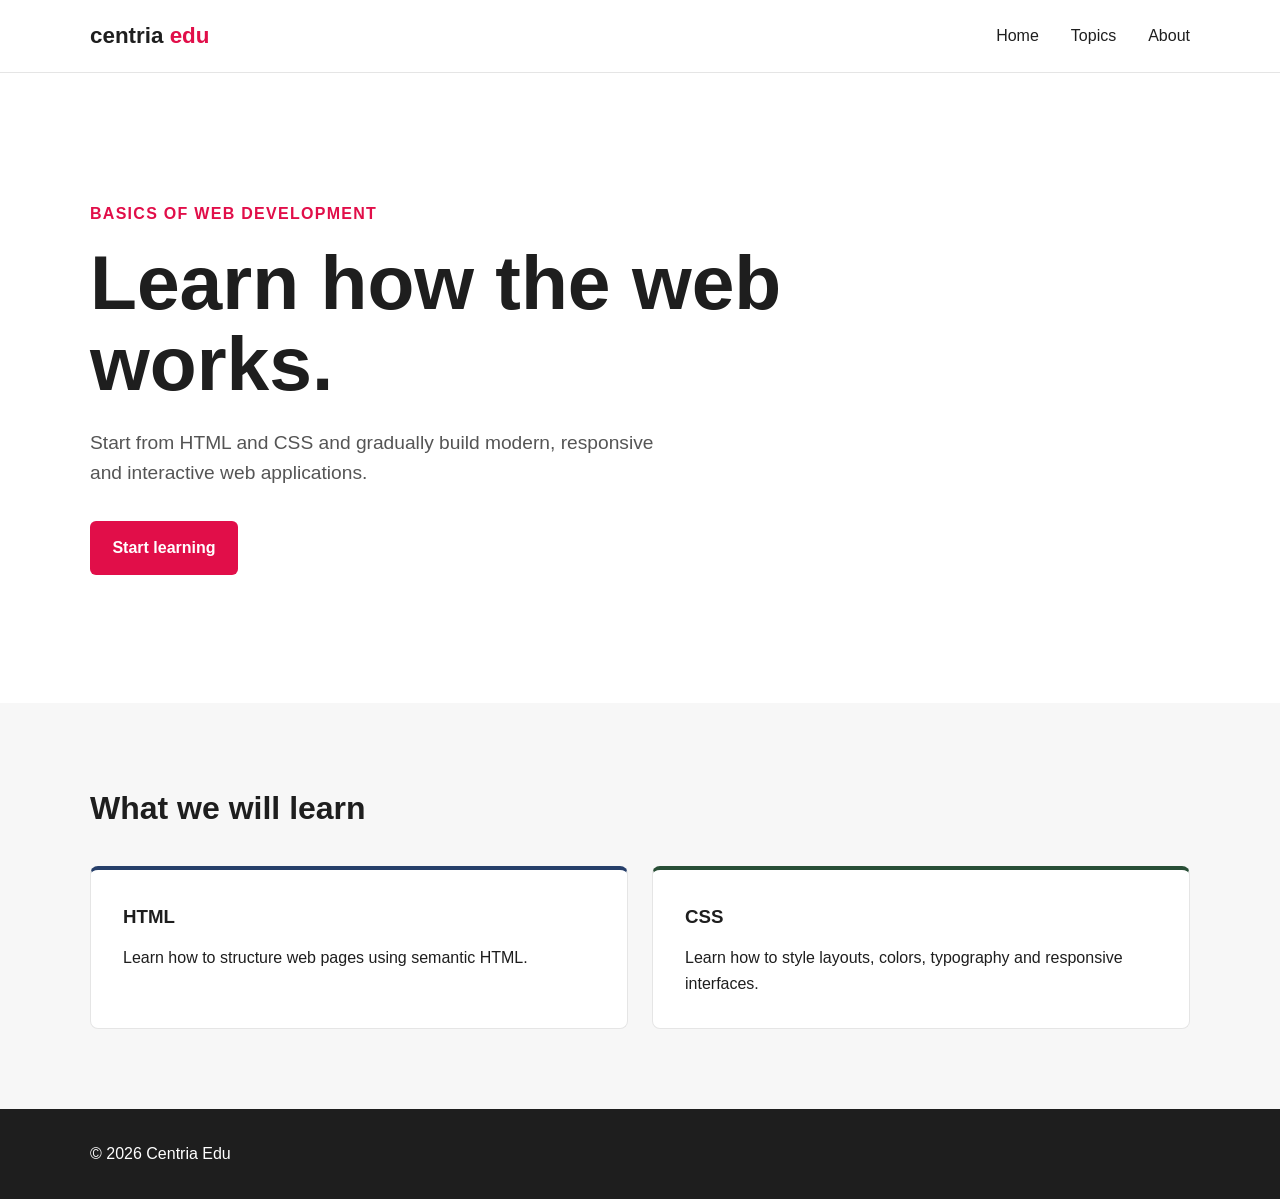
<file: index.html>
<!--
    Centria Edu - Basics of Web Development

    Original author: Ville Heikkiniemi
    Modified by: Malloy Nyakwama
    Last modified: 2026-10-04
    Based on the original course template. 
-->
    
<!DOCTYPE html>
<html lang ="en">
<head>
    <meta charset="UTF-8">
    <meta name="viewport" content="width=device-width, initial-scale=1.0">
    <meta name="author" content="Ville Heikkiniemi">
    <link rel="icon" href="favicon.ico">
    <!-- style added and updated-->
    <link rel="stylesheet" href="style.css">

    <title>Centria Edu | Basics of Web Development</title>
</head>
<body>
    <header>
        <div class="container">
            <nav>
                <div class="logo">
                    centria <span>edu</span>
                </div>

                <ul>
                    <li><a href="#">Home</a></li>
                    <li><a href="#topics">Topics</a></li>
                    <li><a href="#">About</a></li>
                </ul>
            </nav>
        </div>
    </header>

    <main>

        <section class="hero">
            <div class="container">
                <div class="hero-content">
                    <span class="label">Basics of Web Development</span>
                    <h1>
                        Learn how the web works.
                    </h1>
                    <p>
                        Start from HTML and CSS and gradually build modern,
                        responsive and interactive web applications.
                    </p>
                    <a href="#topics" class="button">
                        Start learning
                    </a>
                </div>
            </div>
        </section>

        <section class="topics" id="topics">
            <div class="container">
                <h2>What we will learn</h2>
                <div class="cards">
                    <article class="card">
                        <h3>HTML</h3>
                        <p>
                            Learn how to structure web pages using semantic HTML.
                        </p>
                    </article>
                    <article class="card">
                        <h3>CSS</h3>
                        <p>
                            Learn how to style layouts, colors, typography and
                            responsive interfaces.
                        </p>
                    </article>
                </div>
            </div>
        </section>

    </main>

    <footer>
        <div class="container">
            <p>&copy; 2026 Centria Edu</p>
        </div>
    </footer>
</body>
</html>
</file>
<file: style.css>
:root {
            --primary: #e10e49;
            --light: #ffffff;
            --dark: #1e1e1e;
            --blue: #263f6a;
            --green: #284e36;
            --orange: #e37222;
            --rose: #c24d52;
        }

        * {
            box-sizing: border-box;
            margin: 0;
            padding: 0;
        }

        body {
            font-family: Arial, Helvetica, sans-serif;
            background-color: var(--light);
            color: var(--dark);
            line-height: 1.6;
        }

        header {
            border-bottom: 1px solid #e5e5e5;
        }

        .container {
            width: min(1100px, 90%);
            margin: 0 auto;
        }

        nav {
            min-height: 72px;
            display: flex;
            justify-content: space-between;
            align-items: center;
        }

        .logo {
            font-size: 1.4rem;
            font-weight: bold;
            color: var(--dark);
        }

        .logo span {
            color: var(--primary);
        }

        nav ul {
            display: flex;
            gap: 2rem;
            list-style: none;
        }

        nav a {
            color: var(--dark);
            text-decoration: none;
        }

        nav a:hover {
            color: var(--primary);
        }

        .hero {
            min-height: 70vh;
            display: flex;
            align-items: center;
        }

        .hero-content {
            max-width: 700px;
        }

        .label {
            display: inline-block;
            margin-bottom: 1rem;
            color: var(--primary);
            font-weight: bold;
            text-transform: uppercase;
            letter-spacing: 0.08rem;
        }

        h1 {
            margin-bottom: 1.5rem;
            font-size: clamp(2.5rem, 6vw, 5rem);
            line-height: 1.05;
        }

        .hero p {
            max-width: 600px;
            margin-bottom: 2rem;
            font-size: 1.2rem;
            color: #555;
        }

        .button {
            display: inline-block;
            padding: 0.9rem 1.4rem;
            background-color: var(--primary);
            color: var(--light);
            text-decoration: none;
            border-radius: 6px;
            font-weight: bold;
        }

        .button:hover {
            background-color: var(--rose);
        }

        .topics {
            padding: 5rem 0;
            background-color: #f7f7f7;
        }

        .topics h2 {
            margin-bottom: 2rem;
            font-size: 2rem;
        }

        .cards {
            display: grid;
            grid-template-columns: repeat(2, 1fr);
            gap: 1.5rem;
        }

        .card {
            padding: 2rem;
            background-color: var(--light);
            border: 1px solid #e5e5e5;
            border-radius: 8px;
        }

        .card h3 {
            margin-bottom: 0.8rem;
        }

        .card:nth-child(1) {
            border-top: 4px solid var(--blue);
        }

        .card:nth-child(2) {
            border-top: 4px solid var(--green);
        }

        .card:nth-child(3) {
            border-top: 4px solid var(--orange);
        }

        footer {
            padding: 2rem 0;
            background-color: var(--dark);
            color: var(--light);
        }

        @media (max-width: 700px) {
            nav ul {
                display: none;
            }

            .cards {
                grid-template-columns: 1fr;
            }

            .hero {
                min-height: 60vh;
            }
        }
</file>
